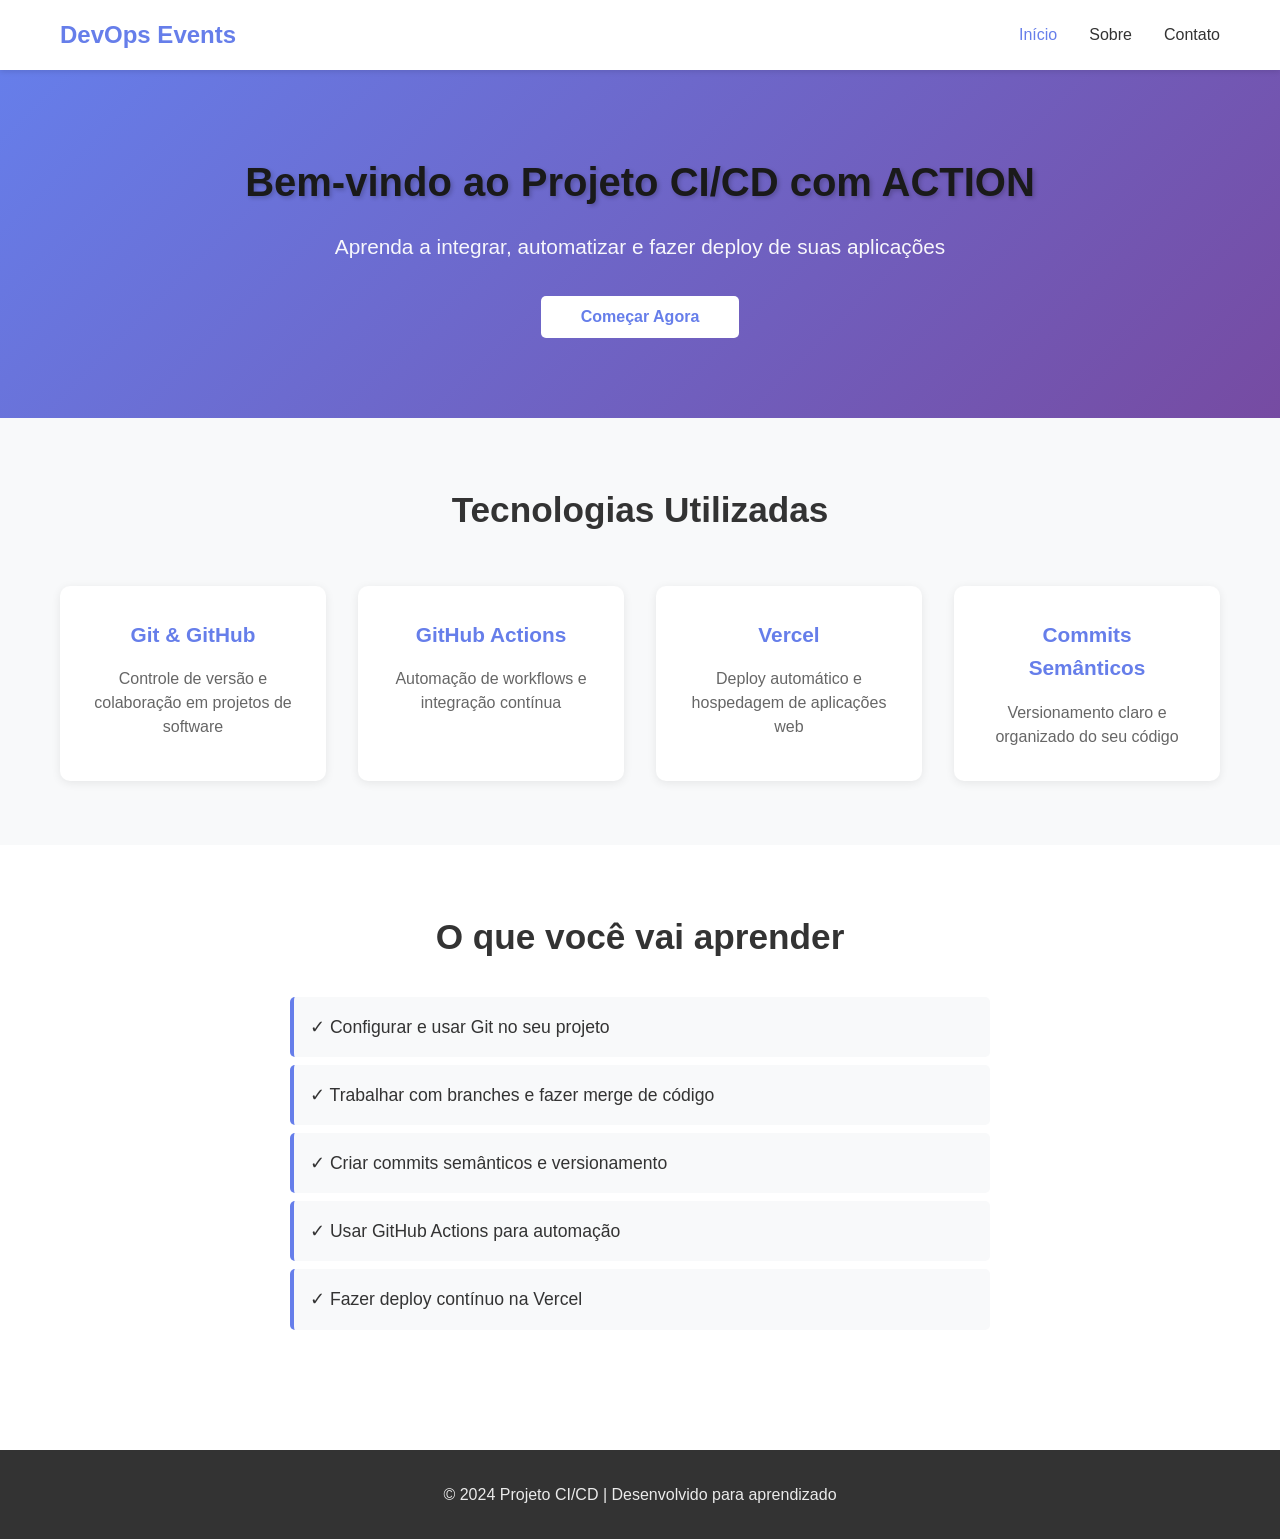
<file: index.html>
<!DOCTYPE html>
<html lang="pt-BR">
<head>
    <meta charset="UTF-8">
    <meta name="viewport" content="width=device-width, initial-scale=1.0">
    <title>Projeto CI/CD - Página Inicial</title>
    <link rel="stylesheet" href="style.css">
</head>
<body>
    <header>
        <nav class="navbar">
            <div class="container">
                <h1 class="logo">DevOps Events</h1>
                <ul class="nav-links">
                    <li><a href="index.html" class="active">Início</a></li>
                    <li><a href="#sobre.html">Sobre</a></li>
                    <li><a href="#contato">Contato</a></li>
                </ul>
            </div>
        </nav>
    </header>

    <main>
        <section class="hero">
            <div class="container">
                <h1>Bem-vindo ao Projeto CI/CD com ACTION</h1>
                <p class="subtitle">Aprenda a integrar, automatizar e fazer deploy de suas aplicações</p>
                <button class="cta-button">Começar Agora</button>
            </div>
        </section>

        <section class="features">
            <div class="container">
                <h2>Tecnologias Utilizadas</h2>
                <div class="features-grid">
                    <div class="feature-card">
                        <h3>Git & GitHub</h3>
                        <p>Controle de versão e colaboração em projetos de software</p>
                    </div>
                    <div class="feature-card">
                        <h3>GitHub Actions</h3>
                        <p>Automação de workflows e integração contínua</p>
                    </div>
                    <div class="feature-card">
                        <h3>Vercel</h3>
                        <p>Deploy automático e hospedagem de aplicações web</p>
                    </div>
                    <div class="feature-card">
                        <h3>Commits Semânticos</h3>
                        <p>Versionamento claro e organizado do seu código</p>
                    </div>
                </div>
            </div>
        </section>

        <section class="content">
            <div class="container">
                <h2>O que você vai aprender</h2>
                <ul class="learning-list">
                    <li>✓ Configurar e usar Git no seu projeto</li>
                    <li>✓ Trabalhar com branches e fazer merge de código</li>
                    <li>✓ Criar commits semânticos e versionamento</li>
                    <li>✓ Usar GitHub Actions para automação</li>
                    <li>✓ Fazer deploy contínuo na Vercel</li>                    
                </ul>
            </div>
        </section>
    </main>

    <footer>
        <div class="container">
            <p>&copy; 2024 Projeto CI/CD | Desenvolvido para aprendizado</p>
        </div>
    </footer>
</body>
</html>
</file>
<file: style.css>
/* ============================================
   ESTILOS GERAIS
   ============================================ */

* {
    margin: 0;
    padding: 0;
    box-sizing: border-box;
}

:root {
    --primary-color: #667eea;
    --secondary-color: #764ba2;
    --text-color: #333;
    --light-bg: #f8f9fa;
    --white: #fff;
}

body {
    font-family: 'Segoe UI', Tahoma, Geneva, Verdana, sans-serif;
    line-height: 1.6;
    color: var(--text-color);
}

.container {
    max-width: 1200px;
    margin: 0 auto;
    padding: 0 20px;
}

/* ============================================
   HEADER E NAVEGAÇÃO
   ============================================ */

header {
    background: var(--white);
    box-shadow: 0 2px 5px rgba(0, 0, 0, 0.1);
    position: sticky;
    top: 0;
    z-index: 100;
}

.navbar {
    padding: 1rem 0;
}

.navbar .container {
    display: flex;
    justify-content: space-between;
    align-items: center;
}

.logo {
    font-size: 1.5rem;
    color: var(--primary-color);
    font-weight: bold;
}

.nav-links {
    display: flex;
    list-style: none;
    gap: 2rem;
}

.nav-links a {
    text-decoration: none;
    color: var(--text-color);
    font-weight: 500;
    transition: color 0.3s ease;
}

.nav-links a:hover,
.nav-links a.active {
    color: var(--primary-color);
}

/* ============================================
   SEÇÃO HERO
   ============================================ */

.hero {
    background: linear-gradient(135deg, var(--primary-color), var(--secondary-color));
    color: var(--white);
    padding: 5rem 2rem;
    text-align: center;
}

.hero h1 {
    font-size: 2.5rem;
    color: #1a1a1a;
    margin-bottom: 1rem;
    text-shadow: 2px 2px 4px rgba(0, 0, 0, 0.2);
}

.hero .subtitle {
    font-size: 1.3rem;
    margin-bottom: 2rem;
    opacity: 0.95;
}

.cta-button {
    background: var(--white);
    color: var(--primary-color);
    border: none;
    padding: 0.75rem 2.5rem;
    font-size: 1rem;
    border-radius: 5px;
    cursor: pointer;
    font-weight: bold;
    transition: transform 0.3s ease, box-shadow 0.3s ease;
}

.cta-button:hover {
    transform: translateY(-2px);
    box-shadow: 0 5px 15px rgba(0, 0, 0, 0.2);
}

/* ============================================
   SEÇÃO FEATURES
   ============================================ */

.features {
    background: var(--light-bg);
    padding: 4rem 2rem;
}

.features h2 {
    text-align: center;
    font-size: 2.2rem;
    margin-bottom: 3rem;
    color: var(--text-color);
}

.features-grid {
    display: grid;
    grid-template-columns: repeat(auto-fit, minmax(250px, 1fr));
    gap: 2rem;
}

.feature-card {
    background: var(--white);
    padding: 2rem;
    border-radius: 10px;
    box-shadow: 0 2px 10px rgba(0, 0, 0, 0.08);
    transition: transform 0.3s ease, box-shadow 0.3s ease;
    text-align: center;
}

.feature-card:hover {
    transform: translateY(-5px);
    box-shadow: 0 8px 20px rgba(0, 0, 0, 0.15);
}

.feature-card h3 {
    color: var(--primary-color);
    margin-bottom: 1rem;
    font-size: 1.3rem;
}

.feature-card p {
    color: #666;
    line-height: 1.5;
}

/* ============================================
   SEÇÃO DE CONTEÚDO
   ============================================ */

.content {
    padding: 4rem 2rem;
    background: var(--white);
}

.content h2 {
    text-align: center;
    font-size: 2.2rem;
    margin-bottom: 2rem;
    color: var(--text-color);
}

.learning-list {
    max-width: 700px;
    margin: 0 auto;
    list-style: none;
}

.learning-list li {
    padding: 1rem;
    margin-bottom: 0.5rem;
    background: var(--light-bg);
    border-left: 4px solid var(--primary-color);
    border-radius: 5px;
    font-size: 1.1rem;
    transition: background 0.3s ease;
}

.learning-list li:hover {
    background: #e8eaf6;
}

/* ============================================
   FOOTER
   ============================================ */

footer {
    background: var(--text-color);
    color: var(--white);
    text-align: center;
    padding: 2rem;
    margin-top: 3rem;
}

footer p {
    opacity: 0.9;
}

/* ============================================
   RESPONSIVIDADE
   ============================================ */

@media (max-width: 768px) {
    .navbar .container {
        flex-direction: column;
        gap: 1rem;
    }

    .nav-links {
        flex-direction: column;
        gap: 1rem;
        text-align: center;
    }

    .hero h1 {
        font-size: 2rem;
    }

    .hero .subtitle {
        font-size: 1rem;
    }

    .features h2,
    .content h2 {
        font-size: 1.8rem;
    }

    .features-grid {
        grid-template-columns: 1fr;
    }
}
</file>
